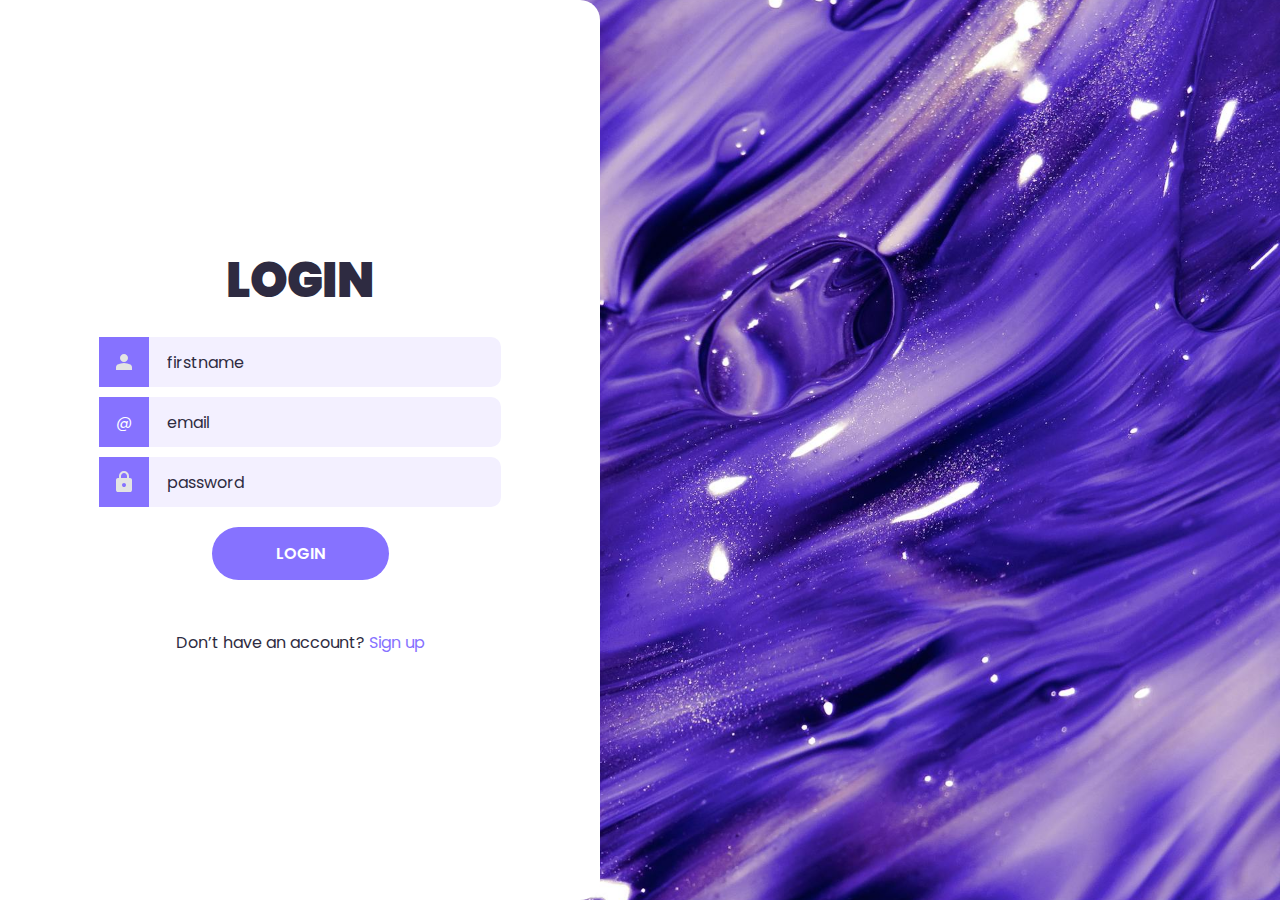
<file: login.html>
<!DOCTYPE html>
<html lang="en">
<head>
    <meta charset="UTF-8">
    <meta name="viewport" content="width=device-width, initial-scale=1.0">
    <title>Login</title>

    <link rel="stylesheet" href="css/signup/signup.css">

    <script src="js/login/login.js" defer></script>
</head>

<body>
    <div class="container">
        <p class="virsraksts">Login</p>

        <form id="form">
            <div>
                <label for="firstname-input">
                    <svg xmlns="http://www.w3.org/2000/svg" height="24px" viewBox="0 -960 960 960" width="24px" fill="#e3e3e3"><path d="M480-480q-66 0-113-47t-47-113q0-66 47-113t113-47q66 0 113 47t47 113q0 66-47 113t-113 47ZM160-160v-112q0-34 17.5-62.5T224-378q62-31 126-46.5T480-440q66 0 130 15.5T736-378q29 15 46.5 43.5T800-272v112H160Z"/></svg>
                </label>
                <div>
                    <input type="text" name="firstname" id="firstname-input" placeholder="firstname">
                </div>
            </div>

            <div>
                <label for="email-input">@</label>
                <div>
                    <input type="email" name="email" id="email-input" placeholder="email">
                </div>
            </div>

            <div>
                <label for="password-input">
                    <svg xmlns="http://www.w3.org/2000/svg" height="24px" viewBox="0 -960 960 960" width="24px" fill="#e3e3e3"><path d="M240-80q-33 0-56.5-23.5T160-160v-400q0-33 23.5-56.5T240-640h40v-80q0-83 58.5-141.5T480-920q83 0 141.5 58.5T680-720v80h40q33 0 56.5 23.5T800-560v400q0 33-23.5 56.5T720-80H240Zm240-200q33 0 56.5-23.5T560-360q0-33-23.5-56.5T480-440q-33 0-56.5 23.5T400-360q0 33 23.5 56.5T480-280ZM360-640h240v-80q0-50-35-85t-85-35q-50 0-85 35t-35 85v80Z"/></svg>
                </label>
                <div>
                    <input type="password" name="password" id="password-input" placeholder="password">
                </div>
            </div>

            <button type="submit">Login</button>
        </form>

        <p>
            Don’t have an account?
            <a href="signup.html">Sign up</a>
        </p>
    </div>
</body>
</html>
</file>
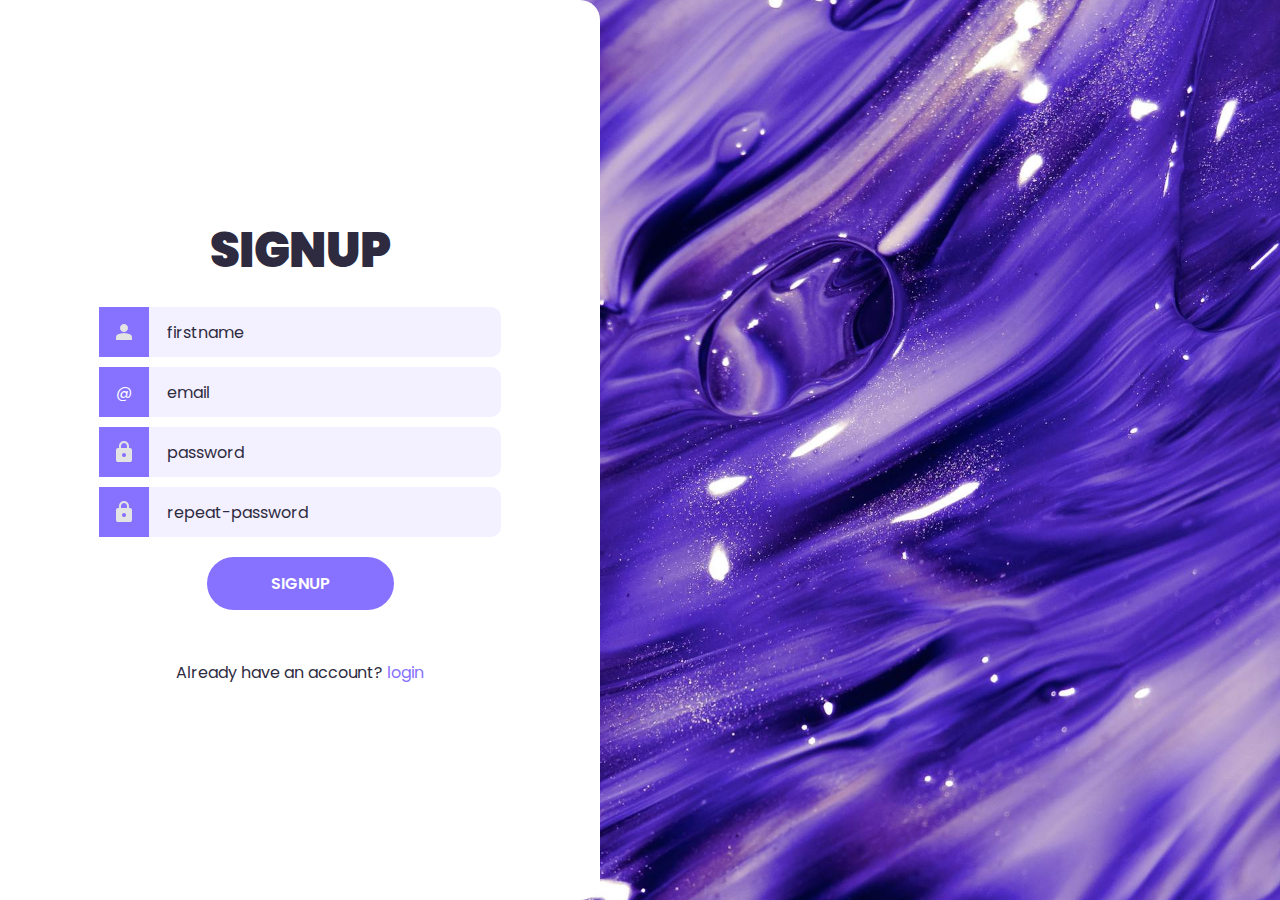
<file: signup.html>
<!DOCTYPE html>
<html lang="en">
<head>
    <meta charset="UTF-8">
    <meta name="viewport" content="width=device-width, initial-scale=1.0">
    <title>Signup</title>

    <link rel="stylesheet" href="css/signup/signup.css">

    <script src="js/signup/signup.js" defer></script>
</head>
<body>
    <div class="container">
        <p class="virsraksts">Signup</p>
        <form id="form">
            <div>
                <label for="firstname-input">
                    <svg xmlns="http://www.w3.org/2000/svg" height="24px" viewBox="0 -960 960 960" width="24px" fill="#e3e3e3"><path d="M480-480q-66 0-113-47t-47-113q0-66 47-113t113-47q66 0 113 47t47 113q0 66-47 113t-113 47ZM160-160v-112q0-34 17.5-62.5T224-378q62-31 126-46.5T480-440q66 0 130 15.5T736-378q29 15 46.5 43.5T800-272v112H160Z"/></svg>
                </label>
                <div>
                    <input type="text" name="firstname" id="firstname-input" placeholder="firstname">
                </div>
            </div>
            <div>
                <label for="email-input">
                    <span>@</span>
                </label>
                <div>
                    <input type="email" name="email" id="email-input" placeholder="email">
                </div>
            </div>
            <div>
                <label for="password-input">
                    <svg xmlns="http://www.w3.org/2000/svg" height="24px" viewBox="0 -960 960 960" width="24px" fill="#e3e3e3"><path d="M240-80q-33 0-56.5-23.5T160-160v-400q0-33 23.5-56.5T240-640h40v-80q0-83 58.5-141.5T480-920q83 0 141.5 58.5T680-720v80h40q33 0 56.5 23.5T800-560v400q0 33-23.5 56.5T720-80H240Zm240-200q33 0 56.5-23.5T560-360q0-33-23.5-56.5T480-440q-33 0-56.5 23.5T400-360q0 33 23.5 56.5T480-280ZM360-640h240v-80q0-50-35-85t-85-35q-50 0-85 35t-35 85v80Z"/></svg>
                </label>
                <div>
                    <input type="password" name="password" id="password-input" placeholder="password">
                </div>
            </div>
            <div>
                <label for="repeat-password-input"><svg xmlns="http://www.w3.org/2000/svg" height="24px" viewBox="0 -960 960 960" width="24px" fill="#e3e3e3"><path d="M240-80q-33 0-56.5-23.5T160-160v-400q0-33 23.5-56.5T240-640h40v-80q0-83 58.5-141.5T480-920q83 0 141.5 58.5T680-720v80h40q33 0 56.5 23.5T800-560v400q0 33-23.5 56.5T720-80H240Zm240-200q33 0 56.5-23.5T560-360q0-33-23.5-56.5T480-440q-33 0-56.5 23.5T400-360q0 33 23.5 56.5T480-280ZM360-640h240v-80q0-50-35-85t-85-35q-50 0-85 35t-35 85v80Z"/></svg></label>
                <div>
                    <input type="password" name="repeat-password" id="repeat-password-input" placeholder="repeat-password">
                </div>
            </div>
            <button type="submit"> Signup</button>
        </form>
        <p>
            Already have an account?
            <a href="login.html">
                login
            </a>
        </p>
    </div>
</body>
</html>
</file>
<file: css/signup/signup.css>
@import url('https://fonts.googleapis.com/css2?family=Poppins:ital,wght@0,100;0,200;0,300;0,400;0,500;0,600;0,700;0,800;0,900;1,100;1,200;1,300;1,400;1,500;1,600;1,700;1,800;1,900&display=swap');
:root{
    --accent-color: #8672FF;
    --base-color: white;
    --text-color: #2E2B41;
    --input-color: #F3F0FF;
}

*{
    margin: 0;
    padding: 0; 
}
html{
    font-family: poppins, segoe UI, sans-serif;
    font-size: 12pt;
    color: var(--text-color);
    text-align:center;
}
body {
    min-height: 100vh;
    background-image: url("../../pictures/background.jpg");
    background-size: cover;
    background-position: right;
    overflow: hidden;
}

.container{
    box-sizing: border-box;
    background-color: var(--base-color);
    height: 100vh;
    width: max(40%, 600px);
    padding: 10px;
    border-radius: 0 20px 20px 0;
    display: flex;
    flex-direction: column;
    align-items: center;
    justify-content: center;
}

.virsraksts{
    font-size: 3rem;
    font-weight: 900;
    text-transform: uppercase;
}

form{
    width: min(100%);
    margin-top: 20px;
    margin-bottom: 50px;
    display: flex;
    flex-direction: column;
    align-items: center;
    gap: 10px;
}

form > div{
    width: 100%;
    display: flex;
    justify-content: center ;
}

form label{
    flex-shrink: 0;
    height: 50px;
    width: 50px;
    background-color: var(--accent-color);
    fill: var(--base-color);
    color: var(--base-color);
    border-radius: 10px 0 0 10ox;
    display: flex;
    justify-content: center;
    align-items: center;
}
form input{
    box-sizing: border-box;
    flex-grow: 1;
    min-width: 0;
    height: 50px;
    padding: 1em;
    font: inherit;
    border-radius: 0 10px 10px 0;
    border: 2px solid var(--input-color);
    background-color: var(--input-color);
    transition: 150ms ease;
}
form input:hover{
   border-color: var(--accent-color);
}
form input:focus{
    outline: none;
    border-color: var(--text-color);
}
div:has(input:focus) > label{
    background-color: var(--text-color);
}
form input::placeholder{
    color: var(--text-color);
}
form button{
    margin-top: 10px;
    border: none;
    border-radius: 10000px;
    padding: .85em 4em;
    background-color: var(--accent-color);
    color: var(--base-color);
    font: inherit;
    font-weight: 600;
    text-transform: uppercase;
    cursor: pointer;
    transition: 150ms ease;
}
form button:hover{
    background-color: var(--text-color);
}
form button:focus{
    outline:none;
    background-color: var(--text-color);
}
a{
    text-decoration: none;
    color: var(--accent-color);
}
a:hover{
    text-decoration: underline;
}
form div.incorrect label{
    background-color: red;
}
form div.incorrect input{
    border-color: red;
}

@media(max-width: 1100px){
    .container{
        width: min(100%);
        border-radius: 0;
    }
}
</file>
